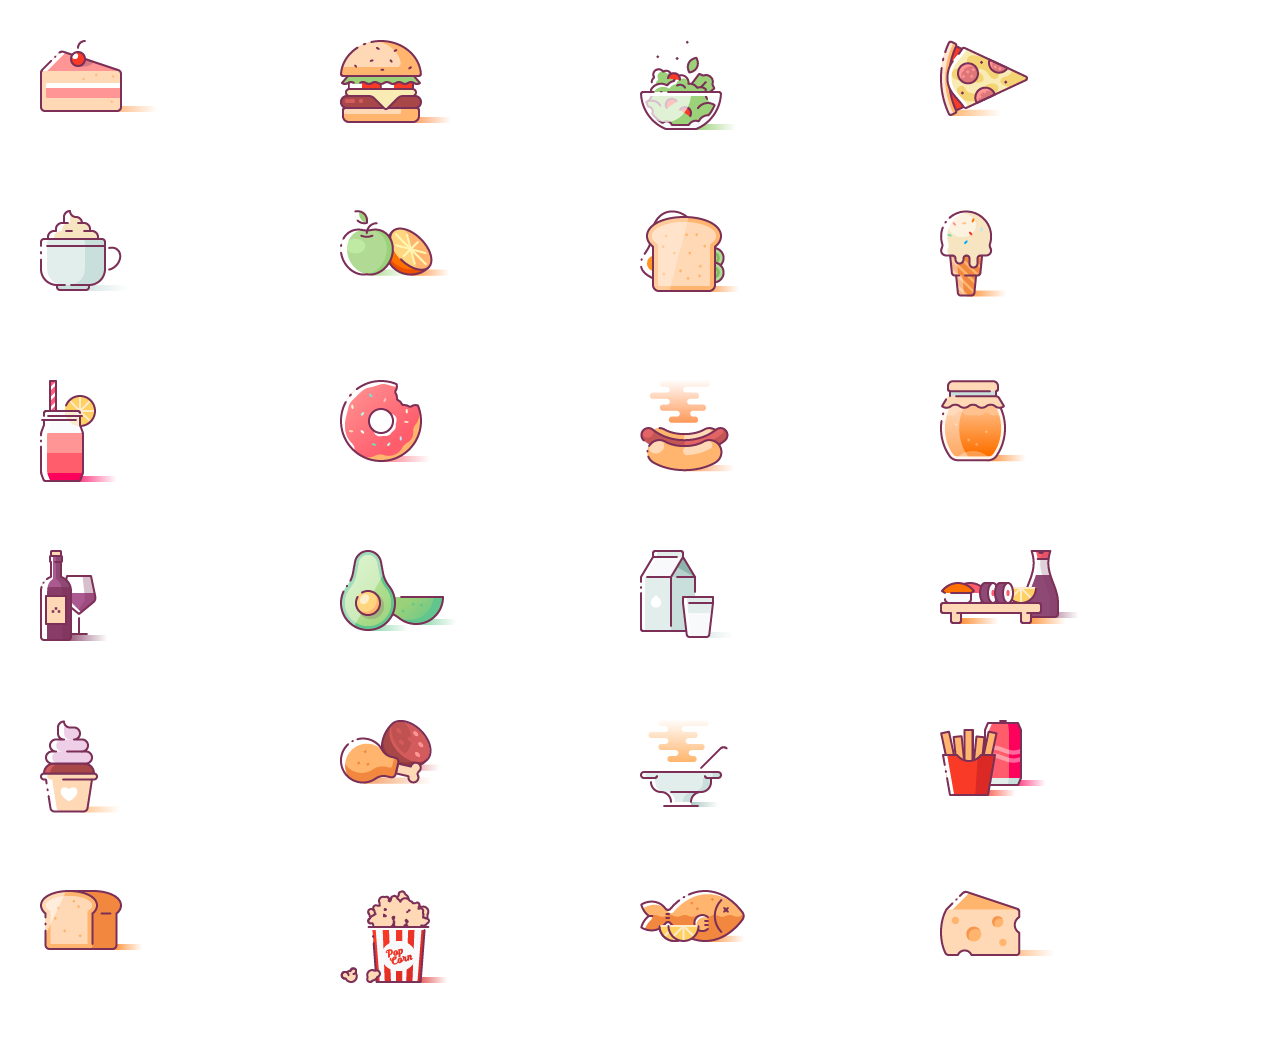
<file: DAY 07/Layout--Floating-demo__Yummies/www/index.html>
<!DOCTYPE html>
<html lang="en">
<head>
    <meta charset="UTF-8">
    <meta name="viewport" content="width=device-width, initial-scale=1.0">
    <meta http-equiv="X-UA-Compatible" content="ie=edge">
    <title>Floating - CSS Layout</title>
    <link rel="stylesheet" href="./css/layout.css">
    <link rel="shortcut icon" type="image/x-icon" href="./assets/favicon.png">
</head>
<body>
   <div class="iconset">
    <div class="icon-wrapper">
      <img
        alt=""
        src="./assets/icon-cake.png"
		    srcset="./assets/icon-cake@2x.png 2x"
		    class="icon-cake">
    </div>
    <div class="icon-wrapper">
      <img
        src="./assets/icon-burger.png"
		    srcset="./assets/icon-burger@2x.png 2x"
		    class="icon-burger">
    </div>
    <div class="icon-wrapper">
      <img
        src="./assets/icon-salad.png"
		    srcset="./assets/icon-salad@2x.png 2x"
		    class="icon-salad">
    </div>
    <div class="icon-wrapper">
      <img
        src="./assets/icon-pizza.png"
		    srcset="./assets/icon-pizza@2x.png 2x"
		    class="icon-pizza">
    </div>
    <div class="icon-wrapper">
      <img
        src="./assets/icon-coffee.png"
		    srcset="./assets/icon-coffee@2x.png 2x"
		    class="icon-coffee">
    </div>
    <div class="icon-wrapper">
      <img
        src="./assets/icon-fruits.png"
		    srcset="./assets/icon-fruits@2x.png 2x"
		    class="icon-fruits">
    </div>
    <div class="icon-wrapper">
      <img
        src="./assets/icon-sandwich.png"
		    srcset="./assets/icon-sandwich@2x.png 2x"
		    class="icon-sandwich">
    </div>
    <div class="icon-wrapper">
      <img
        src="./assets/icon-ice-cream.png"
		    srcset="./assets/icon-ice-cream@2x.png 2x"
		    class="icon-ice-cream">
    </div>
    <div class="icon-wrapper">
      <img
        src="./assets/icon-cocktail.png"
		    srcset="./assets/icon-cocktail@2x.png 2x"
		    class="icon-cocktail">
    </div>
    <div class="icon-wrapper">
      <img
        src="./assets/icon-donut.png"
		    srcset="./assets/icon-donut@2x.png 2x"
		    class="icon-donut">
    </div>
    <div class="icon-wrapper">
      <img
        src="./assets/icon-hot-dog.png"
		    srcset="./assets/icon-hot-dog@2x.png 2x"
		    class="icon-hot-dog">
    </div>
    <div class="icon-wrapper">
      <img
        src="./assets/icon-honey.png"
		    srcset="./assets/icon-honey@2x.png 2x"
		    class="icon-honey">
    </div>
    <div class="icon-wrapper">
      <img
        src="./assets/icon-vine.png"
		    srcset="./assets/icon-vine@2x.png 2x"
		    class="icon-vine">
    </div>
    <div class="icon-wrapper">
      <img
        src="./assets/icon-avocado.png"
		    srcset="./assets/icon-avocado@2x.png 2x"
		    class="icon-avocado">
    </div>
    <div class="icon-wrapper">
      <img
        src="./assets/icon-milk.png"
		    srcset="./assets/icon-milk@2x.png 2x"
		    class="icon-milk">
    </div>
    <div class="icon-wrapper">
      <img
        src="./assets/icon-sushi.png"
		    srcset="./assets/icon-sushi@2x.png 2x"
		    class="icon-sushi">
    </div>
    <div class="icon-wrapper">
      <img
        src="./assets/icon-cupcake.png"
		    srcset="./assets/icon-cupcake@2x.png 2x"
		    class="icon-cupcake">
    </div>
    <div class="icon-wrapper">
      <img
        src="./assets/icon-proteins.png"
		    srcset="./assets/icon-proteins@2x.png 2x"
		    class="icon-proteins">
    </div>
    <div class="icon-wrapper">
      <img
        src="./assets/icon-soup.png"
		    srcset="./assets/icon-soup@2x.png 2x"
		    class="icon-soup">
    </div>
    <div class="icon-wrapper">
      <img
        src="./assets/icon-fastfood.png"
		    srcset="./assets/icon-fastfood@2x.png 2x"
		    class="icon-fastfood">
    </div>
    <div class="icon-wrapper">
      <img
        src="./assets/icon-bread.png"
		    srcset="./assets/icon-bread@2x.png 2x"
		    class="icon-bread">
    </div>
    <div class="icon-wrapper">
      <img
        src="./assets/icon-pop-corn.png"
		    srcset="./assets/icon-pop-corn@2x.png 2x"
		    class="icon-pop-corn">
    </div>
    <div class="icon-wrapper">
      <img
        src="./assets/icon-fish.png"
		    srcset="./assets/icon-fish@2x.png 2x"
		    class="icon-fish">
    </div>
    <div class="icon-wrapper">
      <img
        src="./assets/icon-cheese.png"
		    srcset="./assets/icon-cheese@2x.png 2x"
		    class="icon-cheese">
    </div>
  </div>
</body>
</html>
</file>
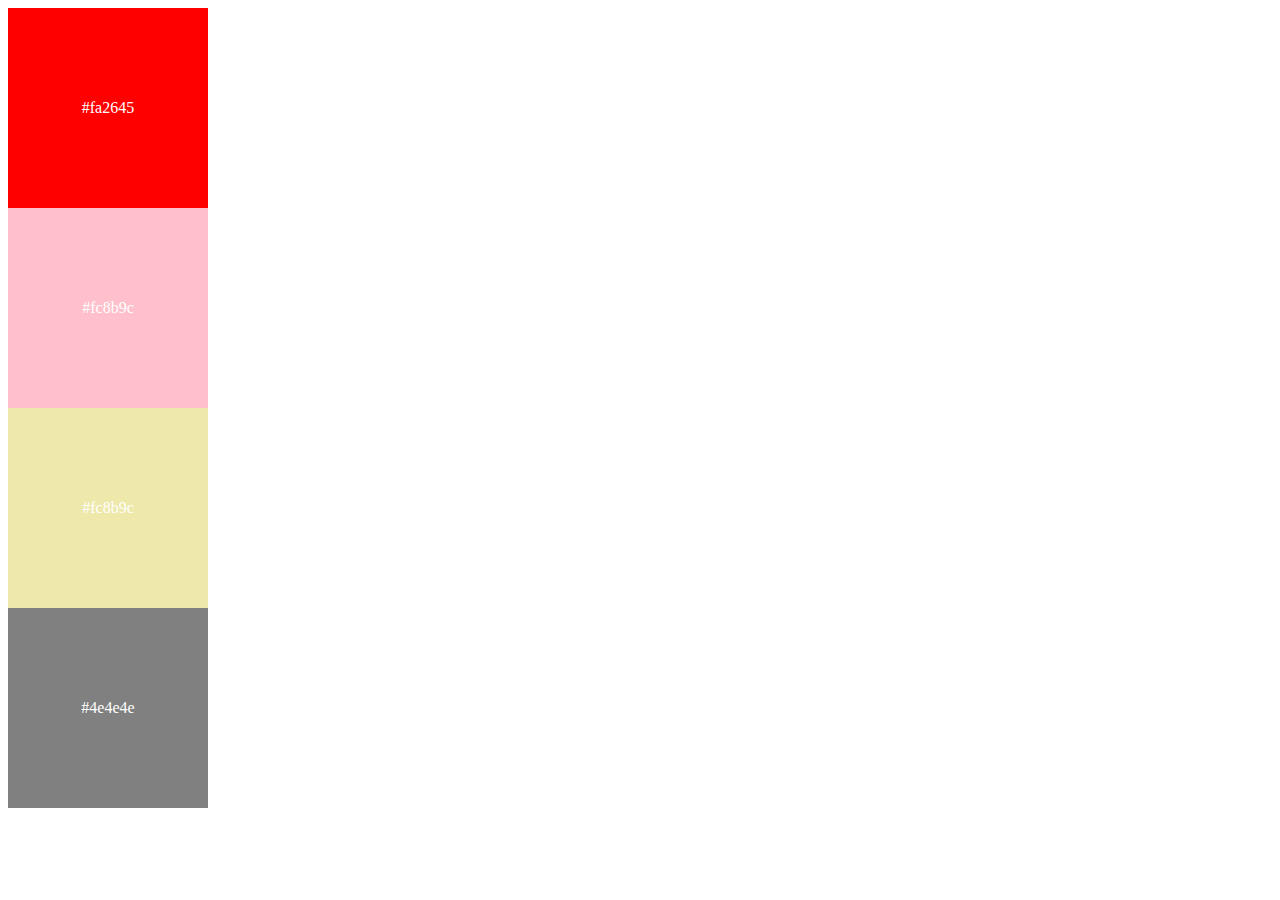
<file: DAY 06/css.layout.flaot.html>
<!DOCTYPE html>
<html lang="en">
<head>
    <meta charset="UTF-8">
    <meta name="viewport" content="width=device-width, initial-scale=1.0">
    <meta http-equiv="X-UA-Compatible" content="ie=edge">
    <title>Floating - CSS 레이아웃</title>
    <link rel="stylesheet" href="../DAY 06/CSS/css.layout.float.css"
</head>
<body>
<!--박스 4개 생성-->
<div class="box is-central primary"> #fa2645</div>
<div class="box is-central secondary">#fc8b9c</div>
<div class="box is-central tertiary">#fc8b9c</div>
<div class="box is-central quaternay">#4e4e4e</div>

</body>
</html>
</file>
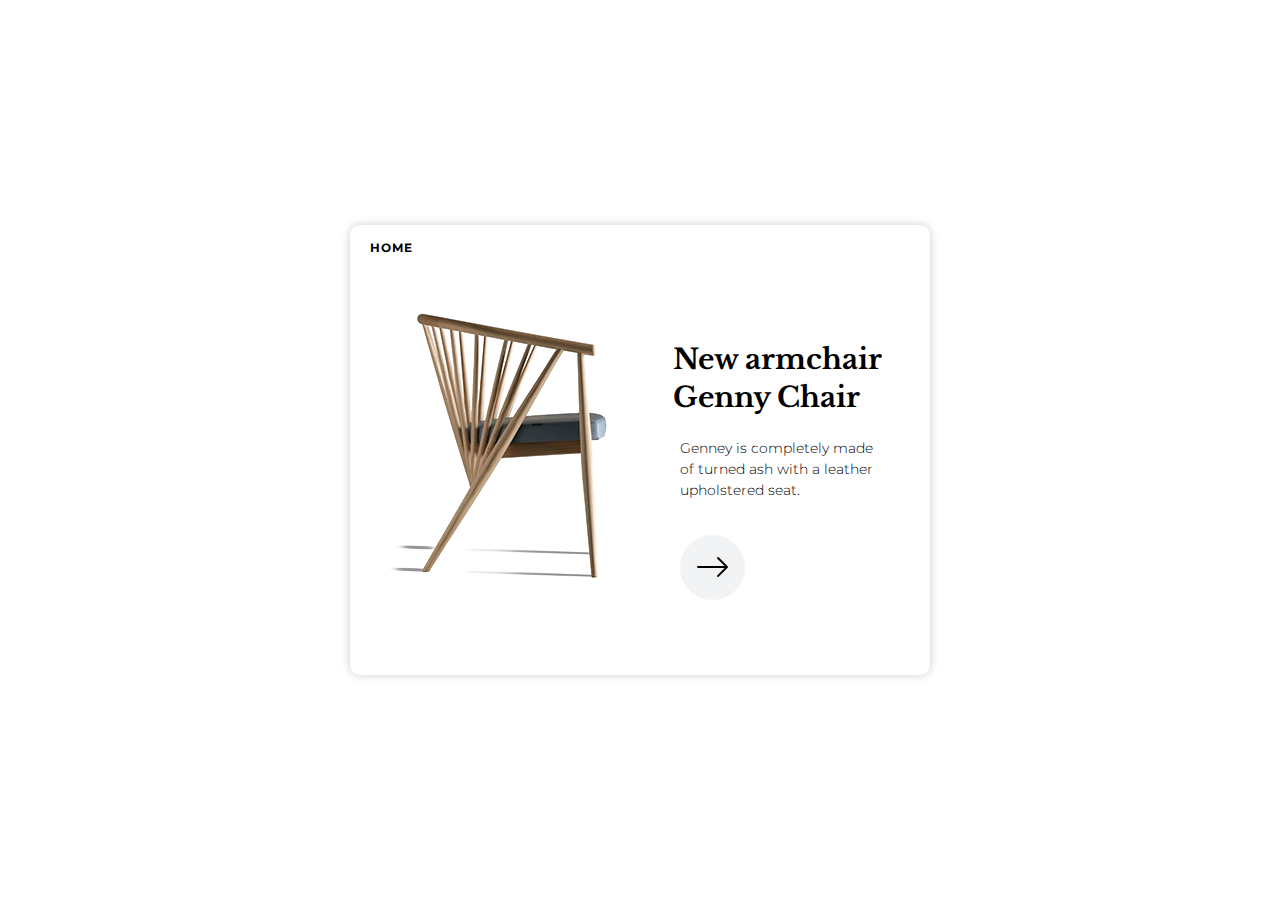
<file: Homework/DAY10-Homework/grace-ui-kit-homework/grace-banner-chair.html>
<!DOCTYPE html>
<html lang="en">
<head>
    <meta charset="UTF-8">
    <meta name="viewport" content="width=device-width, initial-scale=1.0">
    <meta http-equiv="X-UA-Compatible" content="ie=edge">
    <title> Banner &lt; Grace UI Kit Chair </title>
    <link rel="stylesheet" href="https://fonts.googleapis.com/css?family=Libre+Baskerville|Montserrat:300,700" rel="stylesheet">
    <link rel="stylesheet" href="css/grace.banner.chair.css">
</head>
<body>
    <div class="grace-ui banner is-centerXY">
        
        <!--배너 카테고리.-->
        <strong class="banner-category montserrat is-bold">home</strong>
        
        <!--배너 헤드라인-->
        <h2 class="banner-headline baskerville"> New armchair<br>Genny Chair </h2>
        
        <!--배너 설명-->
        <h5 class="banner-description montserrat">
            Genney is completely made<br> of turned ash with a leather<br> upholstered seat.
        </h5>
        <!--배너 버튼(arrow)-->
        <img class="banner-arrow" src="./images/button-arrow.png" alt="next button">


    </div>

</body>
</html>
</file>
<file: DAY 07/Layout--Floating-demo__Yummies/www/css/layout.css>
/*
 * Color List
 * #f7dcd5
 * #fbf3e3
 * #f8e8da
 * #f6f8f8
 * #faebd7
 * #fbf6e4
 * #faeae9
 * #fdf8f1
 * #eadfe9
 * #f2f6f5
 * #faebea
 * #fbf1e3
 * #ffffff
 */

html { 
    font-size: 10px;
}

body {
    margin: 0;
    height: 100vh;
}


.iconset {
    margin: 4rem;

}

.icon-wrapper {
    float: left;
    width: 25%;
    height: 17rem;
}

.icon-wrapper
</file>
<file: DAY 06/CSS/css.layout.float.css>
.body {
    margin: 4rem;
}

.box { 
    /*float: left;
    margin-right: 1rem;*/
    width: 200px;
    height: 200px;
    font:700 1.45rem; Verdana;
    color: white; 
}


.is-central {
    text-align: center;
    line-height: 200px;
}

.primary {
    background: red;
}
.secondary {
    /*float: left;*/
    background: pink;
}
.tertiary {
    background: palegoldenrod;
}
.quaternay {
    background: grey;
}
</file>
<file: Homework/DAY10-Homework/grace-ui-kit-homework/css/grace.banner.chair.css>
@charset "utf-8";

/* 웹 폰트 모듈 */
.baskerville {
    font-family: 'Libre Baskerville', serif;
}

.montserrat {
    /*light */
    font-weight: 300;
    font-family: 'Montserrat', sans-serif;
}
.is-bold {
    /*bold */
    font-weight: 700;
}

/*배너 디자인*/
.grace-ui.banner {
    width: 580px;
    height: 450px;
    /*background: bg-color url() repeat left top fixed;*/
    background: #fff url("../images/chair.png") no-repeat 33px 84px;
    /* border: 1px solid #cdcdcd; */
    box-shadow: 0 0 10px rgba(0, 0, 0, 0.2);
    /*둥근(radious) 테두리*/
    border-radius: 10px;
}

/*박스 위치를 화면에서 가운데로 표시하도록 하기*/
.is-centerXY {
    position: absolute;
    top: 50%;
    left: 50%; 
    margin-top: -225px;
    margin-left: -290px;
}

.banner-category {
    font-size: 12px;
    letter-spacing: 1px;
    /*모두 대문자, 소문자, 소문자가 소형 대문자로..*/
    text-transform: uppercase;
    position: absolute;
    top: 15px;
    left: 20px;
}

.banner-headline {
    color: black;
    font-size: 28px;
    line-height: 38px;
    position: absolute;
    top: 93px;
    right: 48px;
}

.banner-description {
    color: black;
    font-size: 14px;
    line-height: 21px;
    position: absolute;
    top: 190px;
    right: 57px;
}

.banner-arrow {
    position: absolute;
    bottom: 75px;
    right: 185px;
}
</file>
